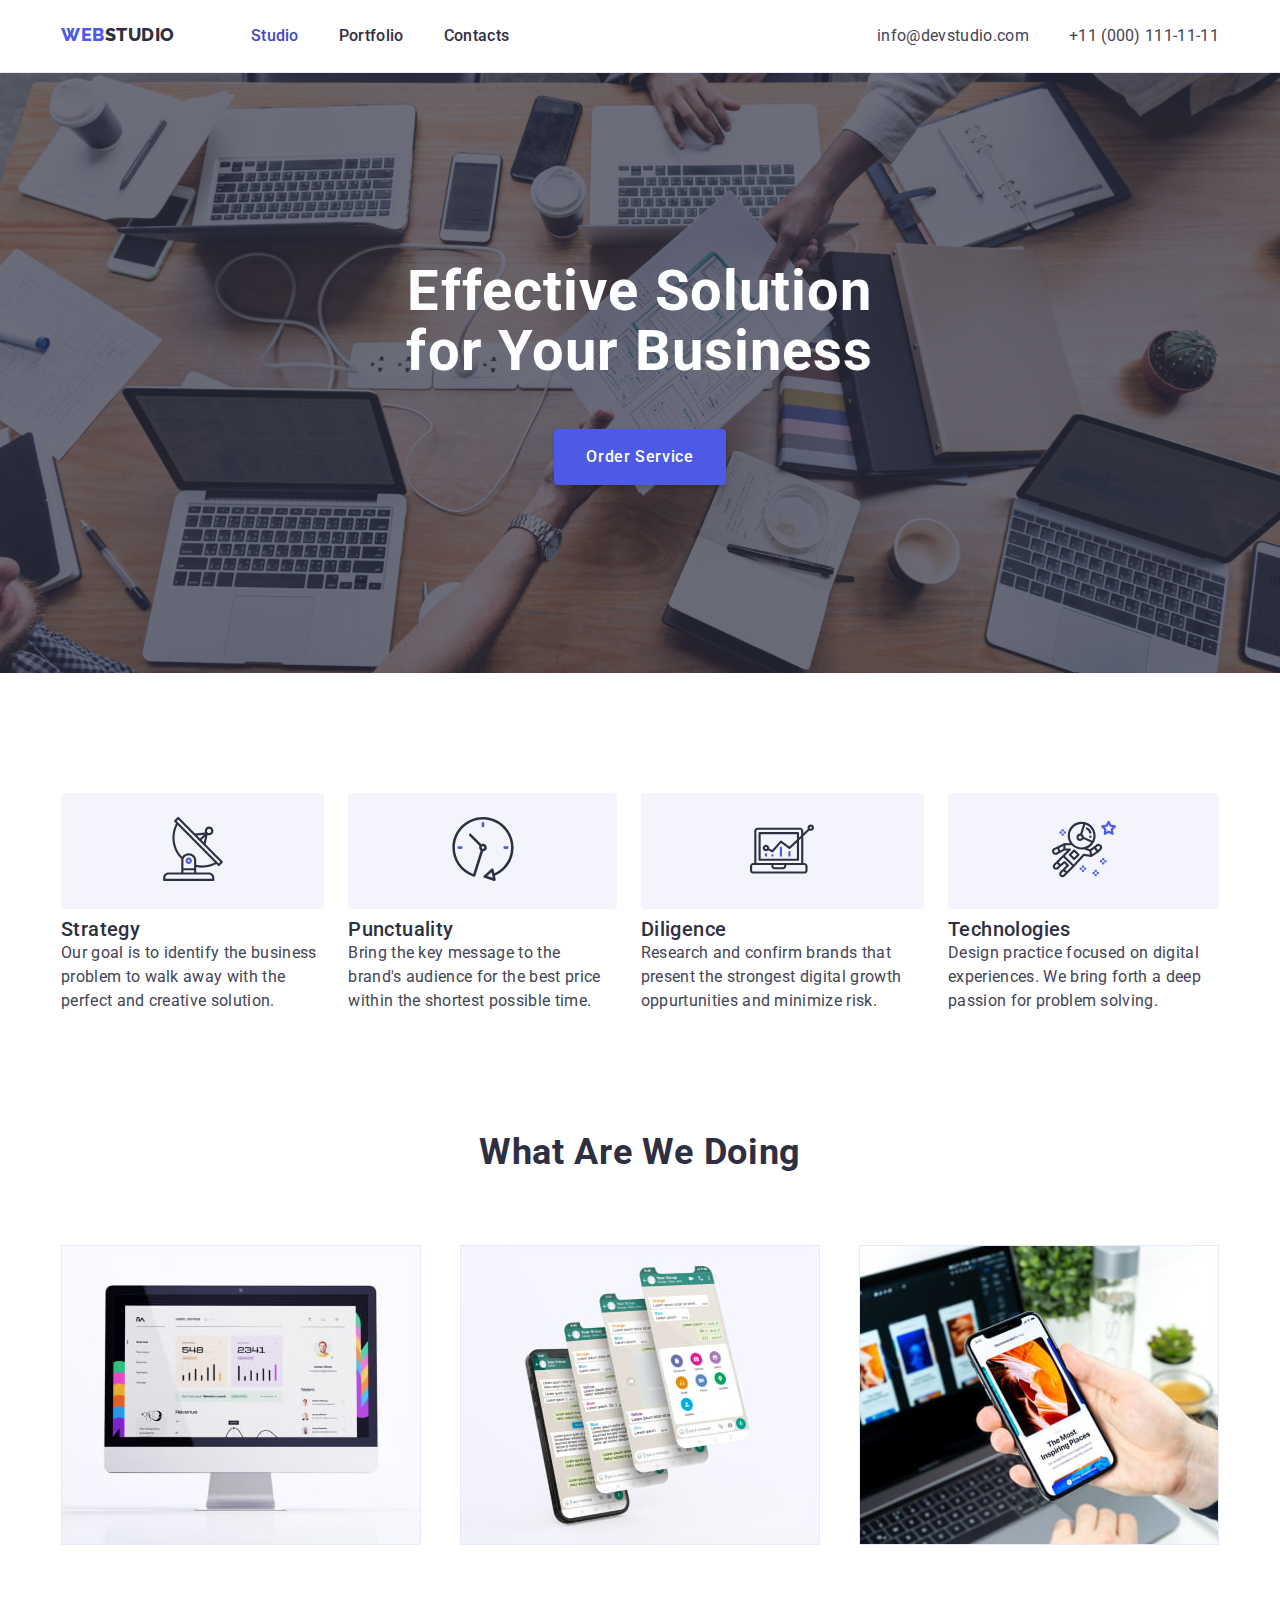
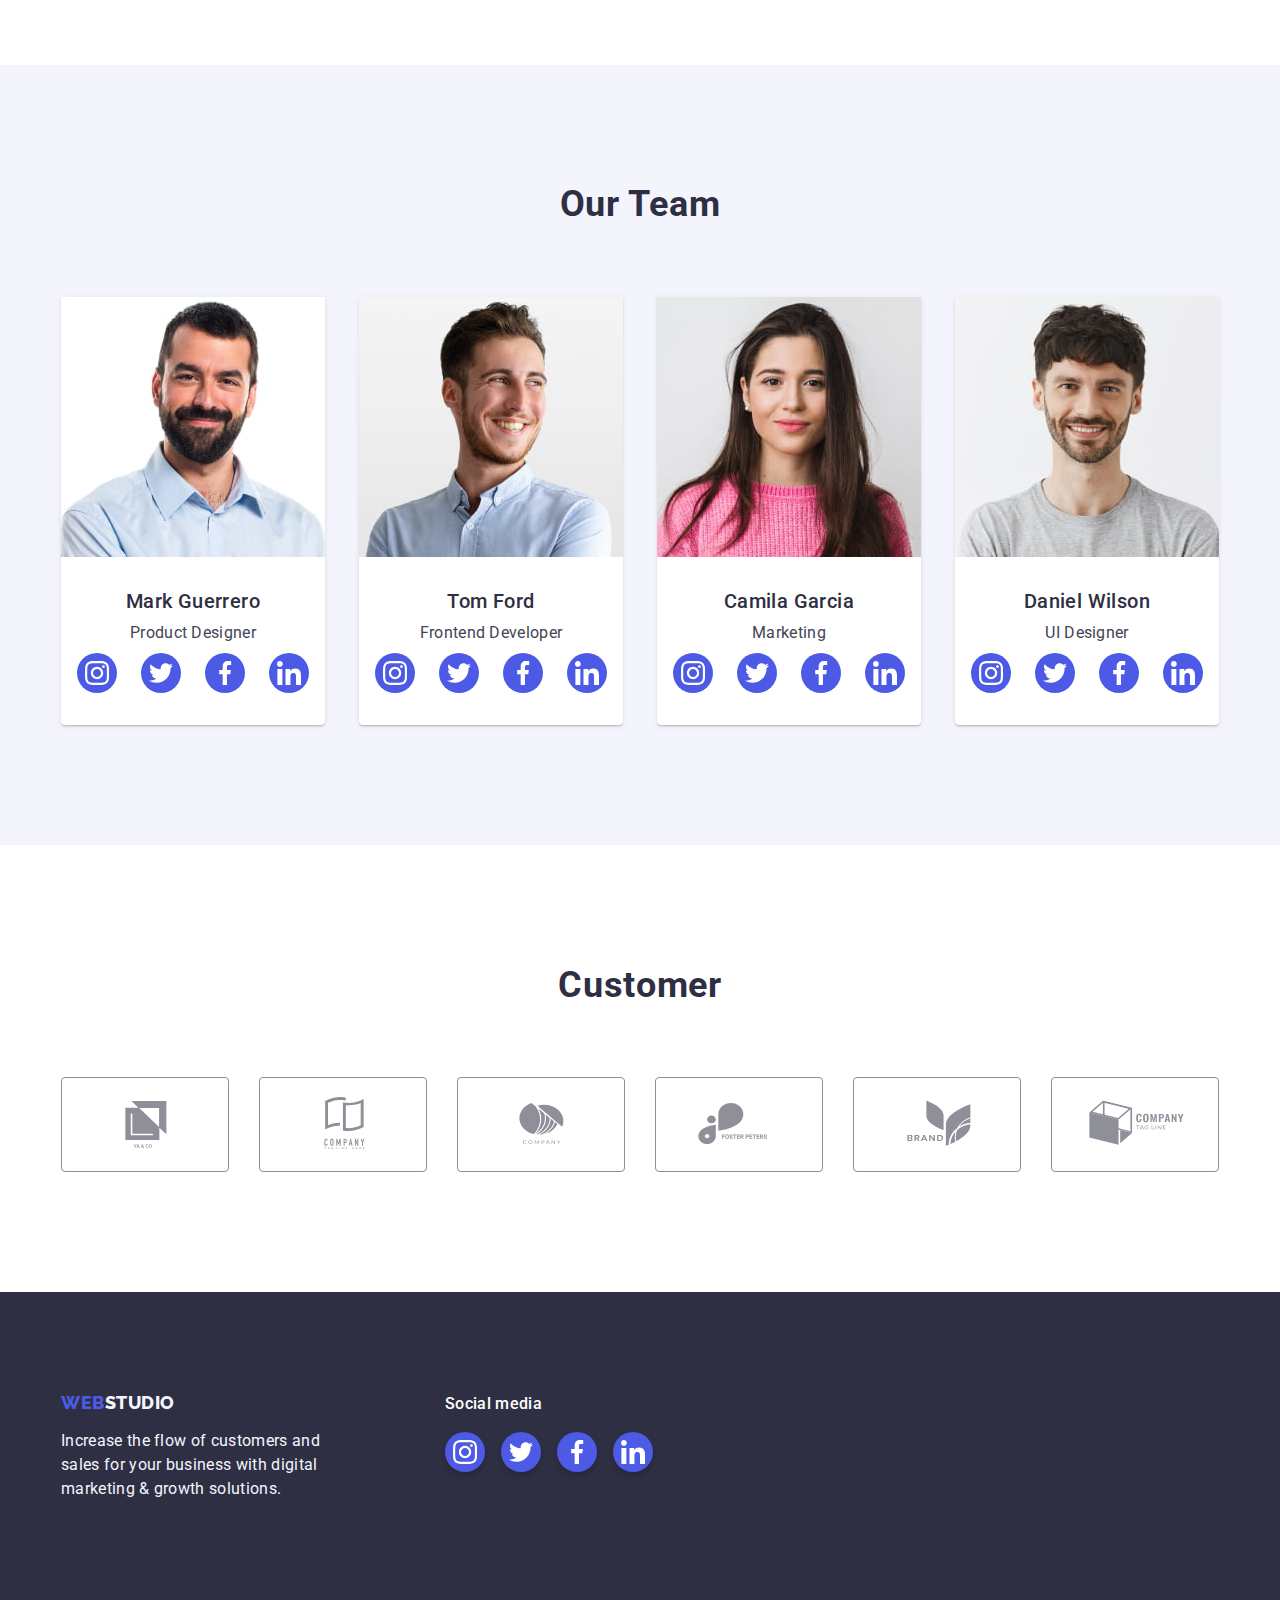
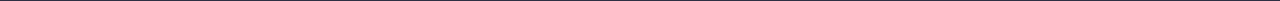
<file: index.html>
<!DOCTYPE html>
<html lang="en">

<head>
    <meta charset="UTF-8">
    <meta name="viewport" content="width=device-width, initial-scale=1.0">
    <title>webstudio</title>
    <link rel="stylesheet" href="https://cdnjs.cloudflare.com/ajax/libs/modern-normalize/1.0.0/modern-normalize.min.css">   
    <link rel="stylesheet" href="css/styles.css">
    <link href="https://fonts.googleapis.com/css2?family=Raleway:wght@800&family=Roboto:wght@400;500;700;900&display=swap"
    rel="stylesheet">
</head>

<body>
    <!--Header Section-->
    <header class="header">
        <div class="container main-header-container">

            <!-- Navigation to other pages -->
            <nav class="main-header-nav">
                <a href="/goit-markup-hw-04/" class="main-header-web"><span class="main-header-span-web">WEB</span><span
                                    class="main-header-span-studio">STUDIO</span></a>
                <ul class="main-header-nav-list">
                    <li class="main-header-nav-item"><a href="index.html" class="main-header-nav-link active">Studio</a></li>
                    <li class="main-header-nav-item"><a href="portfolio.html" class="main-header-nav-link">Portfolio</a></li>
                    <li class="main-header-nav-item"><a href="Contacts" class="main-header-nav-link">Contacts</a></li>
                </ul>
            </nav>
        
            <address class="main-header-address">
                <ul class="main-header-address-list">
                    <li class="main-header-address-item"><a href="mailto:info@devstudio.com" class="main-header-address-link">info@devstudio.com</a></li>
                    <li class="main-header-address-item"><a href="tel:+110001111111" class="main-header-address-link">+11 (000) 111-11-11</a></li>
                </ul>
            </address>
        </div>
    </header>

    <!--Main Section-->
    <main class="main">

        <!--Studio Main-->
        <section class="section studio-main">
            <div class="studio-main-main">   
                <div class="container studio-main-container" >               
                    <h1 class="studio-main-title">Effective Solution<br>for Your Business</h1>
                    <button type="button" class="studio-button">Order Service</button>
                </div>
            </div>    
        </section>
        
        <!--Feautures Section-->
        <section class="section features">

            <div class="container features-container">
                <h2 hidden>Feature</h2>
                <ul class="features-list">
                    <li class="features-item">
                        <div class="features-item-icon-box">
                            <a href="/goit-markup-hw-04/" class="features-icon-link">
                                <svg class="sgv features-icon" width="64px" height="64px">
                                    <use href="images/icons.svg#icon-antenna"></use>
                                </svg>
                            </a>
                        </div>
                        <h3 class="features-item-heading">Strategy</h3>
                        <p class="features-item-description">Our goal is to identify the business problem to walk away with the perfect and creative solution.</p>
                    </li>
                
                    <li class="features-item">
                        <div class="features-item-icon-box">
                            <a href="/goit-markup-hw-04/" class="features-icon-link">
                                <svg class="sgv features-icon" width="64px" height="64px" >
                                    <use href="images/icons.svg#icon-clock"></use>
                                </svg>
                            </a>
                        </div>                                       
                        <h3 class="features-item-heading">Punctuality</h3>
                        <p class="features-item-description">Bring the key message to the brand's audience for the best price within the shortest possible time.</p>
                    </li class="features-item">

                    <li class="features-item">
                        <div class="features-item-icon-box">
                            <a href="/goit-markup-hw-04/" class="features-icon-link">
                                <svg class="sgv features-icon" width="64px" height="64px">
                                    <use href="images/icons.svg#icon-diagram"></use>
                                </svg>
                            </a>
                        </div>
                        <h3 class="features-item-heading">Diligence</h3>
                        <p class="features-item-description">Research and confirm brands that present the strongest digital growth oppurtunities and minimize risk.</p>
                   </li>

                    <li class="features-item">
                        <div class="features-item-icon-box">
                            <a href="/goit-markup-hw-04/" class="features-icon-link">
                                <svg class="sgv features-icon" width="64px" height="64px">
                                    <use href="images/icons.svg#icon-astronaut"></use>
                                </svg>
                            </a>
                        </div>
                        <h3 class="features-item-heading">Technologies</h3>
                        <p class="features-item-description">Design practice focused on digital experiences. We bring forth a deep passion for problem solving.</p>
                    </li>
                    </ul>     
            </div>
        </section>

        <!--Services Section What are we doing--> 
        <section class="section services">
            <div class="container services-container">
                <h2 class="services-heading">What are we doing</h2>
                <ul class="services-list">
                    <li class="services-item">
                        <img class="services-item-img" src="images/img1.jpg" alt="Computer Screen showing graphical presentations" width="360" >
                    </li>

                    <li class="services-item">
                        <img class="services-item-img" src="images/img2.jpg" alt="Different mobile phones with several applications installed" width="360" >
                    </li>

                    <li class="services-item">
                        <img class="services-item-img" src="images/img3.jpg" alt="A computer and a person showing hands while holding a phone" width="360" >
                    </li>
                </ul>
            </div>
        </section>
        
        <!--Team Section-->
        <section class="section team">
            <div class="container team-container">
                <h2 class="team-heading">Our Team</h2>
                <ul class="team-list">
                    <li class="team-item">
                        <img class="team-item-img" src="images/img4.jpg" alt="A photo of Mark Guerrero" width="264" >
                        <div class="team-item-biography">
                            <h3 class="team-item-name">Mark Guerrero</h3>
                            <p class="team-item-role">Product Designer</p>
                            <ul class="team-icon-list">
                                <li class="team-icon-item">
                                    <a href="/goit-markup-hw-04/" class="team-icon-link">
                                        <svg class="svg team-icon" width="24px" height="24px">
                                            <use href="images/icons.svg#icon-instagram"></use>
                                        </svg>
                                    </a>
                                </li>
                                <li class="team-icon-item">
                                    <a href="/goit-markup-hw-04/" class="team-icon-link">
                                        <svg class="svg team-icon" width="24px" height="24px">
                                            <use href="images/icons.svg#icon-twitter"></use>
                                        </svg>
                                    </a>
                                </li>
                                <li class="team-icon-item">
                                    <a href="/goit-markup-hw-04/" class="team-icon-link">
                                        <svg class="svg team-icon" width="24px" height="24px">
                                            <use href="images/icons.svg#icon-facebook"></use>
                                        </svg>
                                    </a>
                                </li>
                                <li class="team-icon-item">
                                    <a href="/goit-markup-hw-04/" class="team-icon-link">
                                        <svg class="svg team-icon" width="24px" height="24px">
                                            <use href="images/icons.svg#icon-linkedin"></use>
                                        </svg>
                                    </a>
                                </li>
                            </ul>
                        </div>
                    </li>

                    <li class="team-item">
                        <img class="team-item-img" src="images/img5.jpg" alt="A photo of Tom Ford" width="264" >
                        <div class="team-item-biography">
                            <h3 class="team-item-name">Tom Ford</h3>
                            <p class="team-item-role">Frontend Developer</p>
                            <ul class="team-icon-list">
                                <li class="team-icon-item">
                                    <a href="/goit-markup-hw-04/" class="team-icon-link">
                                        <svg class="svg team-icon" width="24px" height="24px">
                                            <use href="images/icons.svg#icon-instagram"></use>
                                        </svg>
                                    </a>
                                </li>
                                <li class="team-icon-item">
                                    <a href="/goit-markup-hw-04/" class="team-icon-link">
                                        <svg class="svg team-icon" width="24px" height="24px">
                                            <use href="images/icons.svg#icon-twitter"></use>
                                        </svg>
                                    </a>
                                </li>
                                <li class="team-icon-item">
                                    <a href="/goit-markup-hw-04/" class="team-icon-link">
                                        <svg class="svg team-icon" width="24px" height="24px">
                                            <use href="images/icons.svg#icon-facebook"></use>
                                        </svg>
                                    </a>
                                </li>
                                <li class="team-icon-item">
                                    <a href="/goit-markup-hw-04/" class="team-icon-link">
                                        <svg class="svg team-icon" width="24px" height="24px">
                                            <use href="images/icons.svg#icon-linkedin"></use>
                                        </svg>
                                    </a>
                                </li>
                            </ul>
                        </div>
                    </li>

                    <li class="team-item">
                        <img class="team-item-img" src="images/img6.jpg" alt="A photo of Camila Garcia" width="264" >
                        <div class="team-item-biography">
                            <h3 class="team-item-name">Camila Garcia</h3>
                            <p class="team-item-role">Marketing</p>
                            <ul class="team-icon-list">
                                <li class="team-icon-item">
                                    <a href="/goit-markup-hw-04/" class="team-icon-link">
                                        <svg class="svg team-icon" width="24px" height="24px">
                                            <use href="images/icons.svg#icon-instagram"></use>
                                        </svg>
                                    </a>
                                </li>
                                <li class="team-icon-item">
                                    <a href="/goit-markup-hw-04/" class="team-icon-link">
                                        <svg class="svg team-icon" width="24px" height="24px">
                                            <use href="images/icons.svg#icon-twitter"></use>
                                        </svg>
                                    </a>
                                </li>
                                <li class="team-icon-item">
                                    <a href="/goit-markup-hw-04/" class="team-icon-link">
                                        <svg class="svg team-icon" width="24px" height="24px">
                                            <use href="images/icons.svg#icon-facebook"></use>
                                        </svg>
                                    </a>
                                </li>
                                <li class="team-icon-item">
                                    <a href="/goit-markup-hw-04/" class="team-icon-link">
                                        <svg class="svg team-icon" width="24px" height="24px">
                                            <use href="images/icons.svg#icon-linkedin"></use>
                                        </svg>
                                    </a>
                                </li>
                            </ul>
                        </div>
                    </li>

                    <li class="team-item">
                        <img class="team-item-img" src="images/img7.jpg" alt="A photo of Daniel Wilsom" width="264" >
                        <div class="team-item-biography">
                            <h3 class="team-item-name">Daniel Wilson</h3>
                            <p class="team-item-role">UI Designer</p>
                            <ul class="team-icon-list">
                                <li class="team-icon-item">
                                    <a href="/goit-markup-hw-04/" class="team-icon-link">
                                        <svg class="svg team-icon" width="24px" height="24px">
                                            <use href="images/icons.svg#icon-instagram"></use>
                                        </svg>
                                    </a>
                                </li>
                                <li class="team-icon-item">
                                    <a href="/goit-markup-hw-04/" class="team-icon-link">
                                        <svg class="svg team-icon" width="24px" height="24px">
                                            <use href="images/icons.svg#icon-twitter"></use>
                                        </svg>
                                    </a>
                                </li>
                                <li class="team-icon-item">
                                    <a href="/goit-markup-hw-04/" class="team-icon-link">
                                        <svg class="svg team-icon" width="24px" height="24px">
                                            <use href="images/icons.svg#icon-facebook"></use>
                                        </svg>
                                    </a>
                                </li>
                                <li class="team-icon-item">
                                    <a href="/goit-markup-hw-04/" class="team-icon-link">
                                        <svg class="svg team-icon" width="24px" height="24px">
                                            <use href="images/icons.svg#icon-linkedin"></use>
                                        </svg>
                                    </a>
                                </li>
                            </ul>
                        </div>
                    </li>
                </ul>
            </div>
        </section>

        <!--Customer Section-->
        <section class="customer section">
            <div class="container customer-heading-container">
                <h2 class="customer-heading">Customer</h2>
                <ul class="customer-list">
                    <li class="customer-item">
                        <a href="/goit-markup-hw-04/" class="customer-icon-link">
                            <svg class="svg customer-icon" width="104px" height="56px">
                                <use href="images/icons.svg#icon-yacologo"></use>
                            </svg>
                        </a>
                    </li>
                    <li class="customer-item">
                        <a href="/goit-markup-hw-04/" class="customer-icon-link">
                            <svg class="svg customer-icon" width="104px" height="56px">
                                <use href="images/icons.svg#icon-comtaglogo"></use>
                            </svg>
                        </a>
                    </li>
                    <li class="customer-item">
                        <a href="/goit-markup-hw-04/" class="customer-icon-link">
                            <svg class="svg customer-icon" width="104px" height="56px">
                                <use href="images/icons.svg#icon-companylogo"></use>
                            </svg>
                        </a>
                    </li>
                    <li class="customer-item">
                        <a href="/goit-markup-hw-04/" class="customer-icon-link">
                            <svg class="svg customer-icon" width="104px" height="56px">
                                <use href="images/icons.svg#icon-fosterlogo"></use>
                            </svg>
                        </a>
                    </li>
                    <li class="customer-item">
                        <a href="/goit-markup-hw-04/" class="customer-icon-link">
                            <svg class="svg customer-icon" width="104px" height="56px">
                                <use href="images/icons.svg#icon-brandlogo"></use>
                            </svg>
                        </a>
                    </li>
                    <li class="customer-item">
                        <a href="/goit-markup-hw-04/" class="customer-icon-link">
                            <svg class="svg customer-icon" width="104px" height="56px">
                                <use href="images/icons.svg#icon-taglinelogo"></use>
                            </svg>
                        </a>
                    </li>
                </ul>
            </div>
            

        </section>
    </main>

    <!--Footer Section-->
    <footer class="main-footer">
        <div class="container main-footer-container">
            <div class="main-footer-webstudio">
                <a href="/goit-markup-hw-04/" class="main-footer-web"><span class="main-footer-span-web">WEB</span><span
                    class="main-footer-span-studio">STUDIO</span></a>
                <p class="main-footer-paragraph">Increase the flow of customers and sales for your business with digital marketing &
                growth solutions.</p>
            </div>
            <div class="main-footer-socialmedia">
                <h4 class="socialmedia">Social media</h4>
                    <ul class="socialmedia-icon-list">
                        <li class="socialmedia-icon-item">
                            <a href="/goit-markup-hw-04/" class="socialmedia-icon-link">
                                <svg class="svg socialmedia-icon" width="24px" height="24px">
                                    <use href="images/icons.svg#icon-instagram"></use>
                                </svg>
                            </a>
                         </li>
                        <li class="socialmedia-icon-item">
                            <a href="/goit-markup-hw-04/" class="socialmedia-icon-link">
                                <svg class="svg socialmedia-icon" width="24px" height="24px">
                                    <use href="images/icons.svg#icon-twitter"></use>
                                </svg>
                            </a>
                        </li>
                        <li class="socialmedia-icon-item">
                            <a href="/goit-markup-hw-04/" class="socialmedia-icon-link">
                                <svg class="svg socialmedia-icon" width="24px" height="24px">
                                    <use href="images/icons.svg#icon-facebook"></use>
                                </svg>
                            </a>
                        </li>
                        <li class="socialmedia-icon-item">
                            <a href="/goit-markup-hw-04/" class="socialmedia-icon-link">
                                <svg class="svg socialmedia-icon" width="24px" height="24px">
                                    <use href="images/icons.svg#icon-linkedin"></use>
                                </svg>
                            </a>
                         </li>
                    </ul>                 
            </div>

        </div>
        
    </footer>
</body>
</html>
</file>
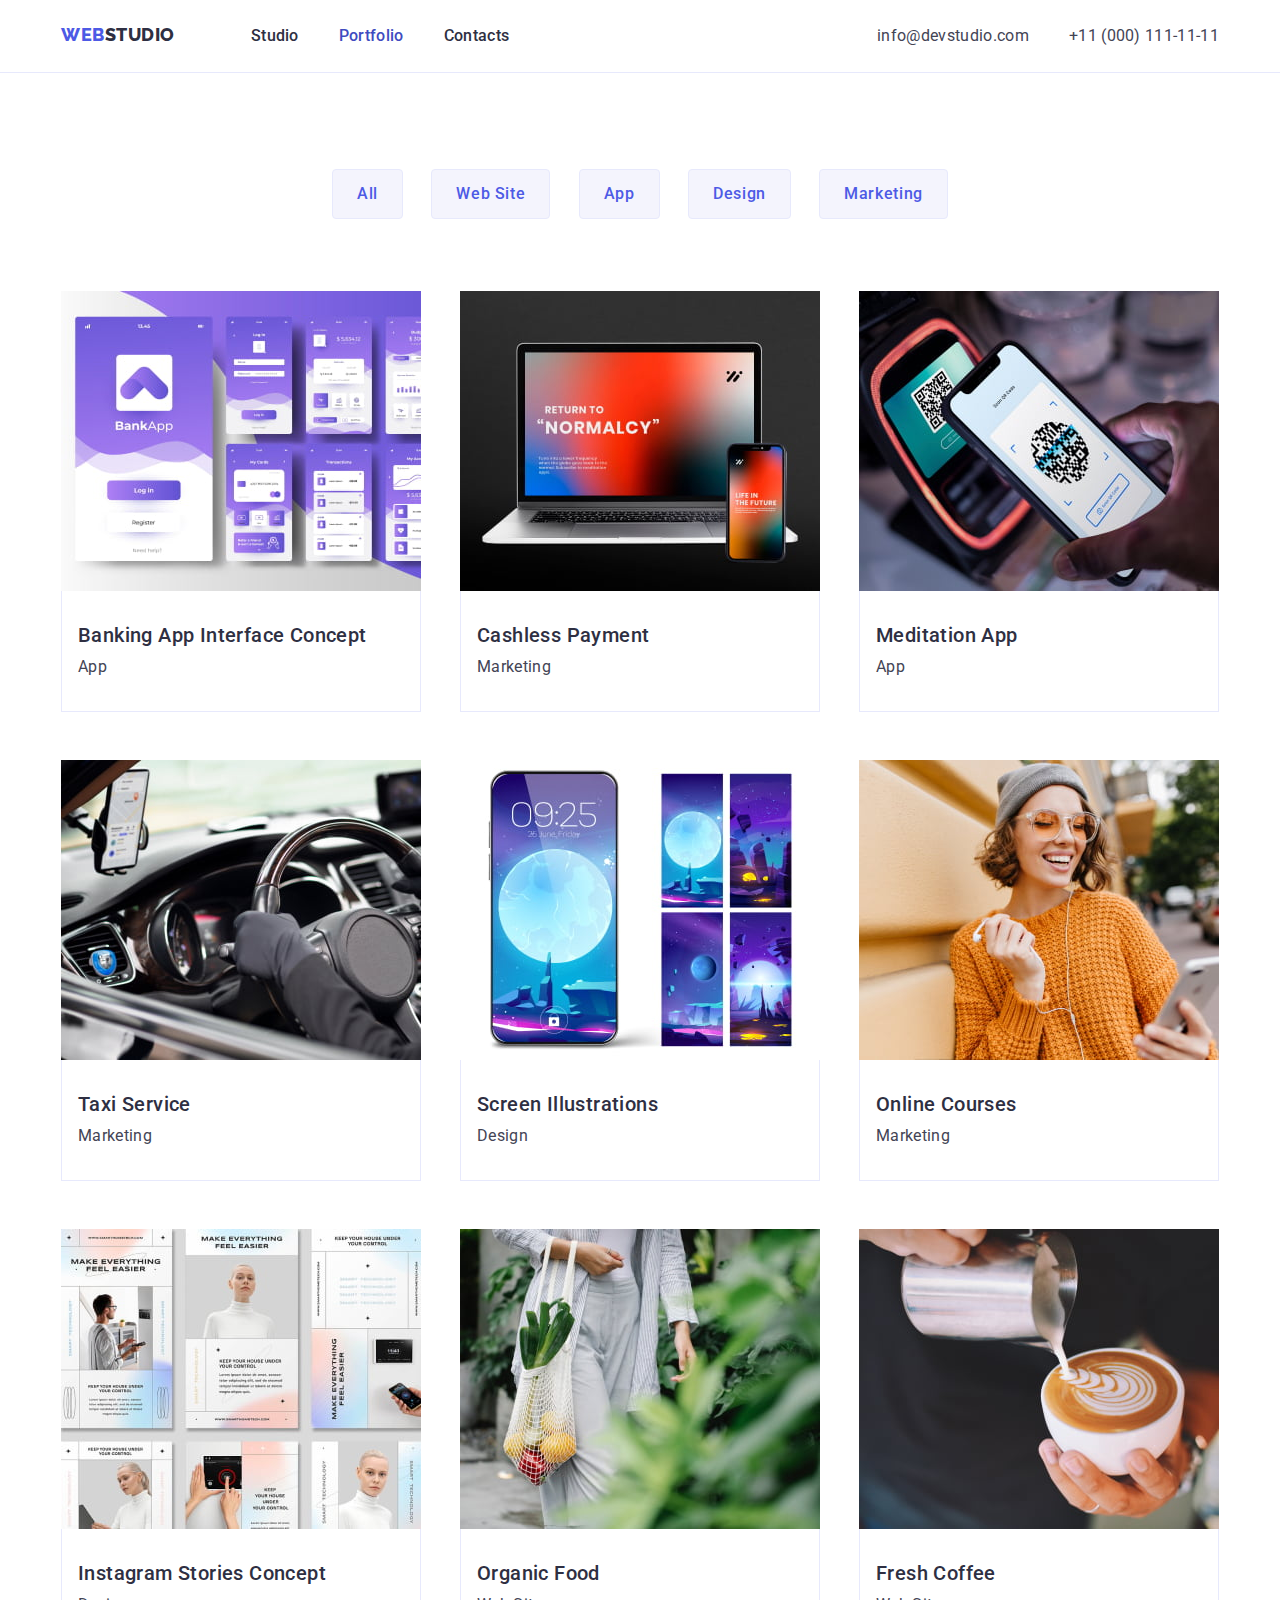
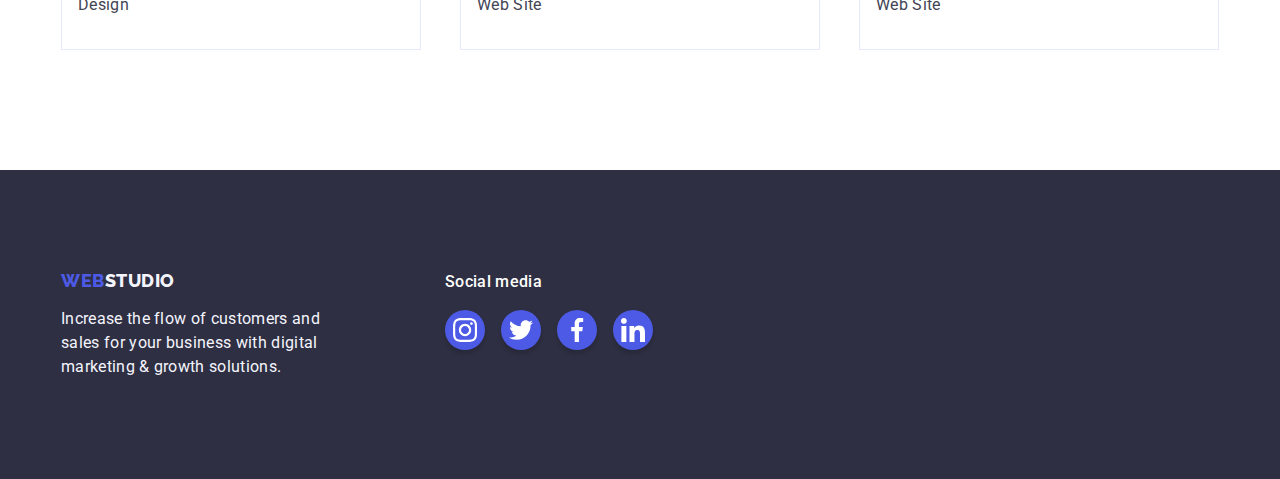
<file: portfolio.html>
<!DOCTYPE html>
<html lang="en">

<head>
    <meta charset="UTF-8">
    <meta name="viewport" content="width=device-width, initial-scale=1.0">
    <title>portfolio</title>
    <link rel="stylesheet" href="https://cdnjs.cloudflare.com/ajax/libs/modern-normalize/1.0.0/modern-normalize.min.css">
    <link rel="stylesheet" href="css/styles.css">
    <link href="https://fonts.googleapis.com/css2?family=Raleway:wght@800&family=Roboto:wght@400;500;700;900&display=swap"
        rel="stylesheet"> 
</head>

<body>
    <!--Header Section-->
    <header class="header">
        <div class="container main-header-container">

            <!-- Navigation to other pages -->
            <nav class="main-header-nav">
                <a href="/goit-markup-hw-04/" class="main-header-web"><span class="main-header-span-web">WEB</span><span
                                    class="main-header-span-studio">STUDIO</span></a>
                <ul class="main-header-nav-list">
                    <li class="main-header-nav-item"><a href="index.html" class="main-header-nav-link">Studio</a>
                    </li>
                    <li class="main-header-nav-item"><a href="portfolio.html" class="main-header-nav-link active">Portfolio</a>
                    </li>
                    <li class="main-header-nav-item"><a href="Contacts" class="main-header-nav-link">Contacts</a></li>
                </ul>
            </nav>
    
            <address class="main-header-address">
                <ul class="main-header-address-list">
                    <li class="main-header-address-item"><a href="mailto:info@devstudio.com"
                            class="main-header-address-link">info@devstudio.com</a></li>
                    <li class="main-header-address-item"><a href="tel:+110001111111" class="main-header-address-link">+11
                            (000) 111-11-11</a></li>
                </ul>
            </address>
        </div>
    </header>
    
    <!--Main Section-->
    <main>
        <section class="section options">
            <div class="container options-container">
                <h2 hidden>options</h2>
                <ul class="options-list">
                    <li class="options-item"><button class="options-item-button" type="button">All</button>
                    </li>
                    <li class="options-item"><button class="options-item-button" type="button">Web Site</button>
                    </li>
                    <li class="options-item"><button class="options-item-button" type="button">App</button>
                    </li>
                    <li class="options-item"><button class="options-item-button" type="button">Design</button>
                    </li>
                    <li class="options-item"><button class="options-item-button" type="button">Marketing</button>
                    </li>
                </ul>
            </div>
        </section>

        <section class="section projects">

            <div class="container projects-container">
            <H2 hidden>Projects</H2>
                <ul class="projects-list">
                    <li class="projects-item">
                        <img class="projects-item-img" src="images/portf-img1.jpg" alt="mobile banking app interface screen" width="360">
                        <div class="projects-item-title-container">
                            <h3 class="projects-item-title">Banking App Interface Concept</h3>
                            <p class="projects-item-description">App</p>
                        </div>
                        </a>
                    </li>

                    <li class="projects-item">
                        <img class="projects-item-img" src="images/portf-img2.jpg" alt="a phone capturing a barcode" width="360">
                        <div class="projects-item-title-container">
                            <h3 class="projects-item-title">Cashless Payment</h3>
                            <p class="projects-item-description">Marketing</p>
                        </div>
                    </li>

                    <li class="projects-item">
                        <img class="projects-item-img" src="images/portf-img3.jpg" alt="a photo showing laptop and a phone" width="360">
                        <div class="projects-item-title-container"> 
                            <h3 class="projects-item-title">Meditation App</h3>
                            <p class="projects-item-description">App</p>
                        </div>
                    </li>

                    <li class="projects-item">
                        <img class="projects-item-img" src="images/portf-img4.jpg" alt="a photo stirring a car" width="360">
                        <div class="projects-item-title-container">
                            <h3 class="projects-item-title">Taxi Service</h3>
                            <p class="projects-item-description">Marketing</p>
                        </div>
                    </li>

                    <li class="projects-item">
                        <img class="projects-item-img" src="images/portf-img5.jpg" alt="a photo of variety of phone screen" width="360">
                        <div class="projects-item-title-container">
                            <h3 class="projects-item-title">Screen Illustrations</h3>
                            <p class="projects-item-description">Design</p>
                        </div>
                    </li>

                    <li class="projects-item">
                        <img class="projects-item-img" src="images/portf-img6.jpg" alt="a woman listening to music using her phone " width="360">
                        <div class="projects-item-title-container">
                            <h3 class="projects-item-title">Online Courses</h3>
                            <p class="projects-item-description">Marketing</p>
                        </div>
                    </li>

                    <li class="projects-item">
                        <img class="projects-item-img" src="images/portf-img7.jpg" alt="instagram pages" width="360">
                        <div class="projects-item-title-container">
                            <h3 class="projects-item-title">Instagram Stories Concept</h3>
                            <p class="projects-item-description">Design</p>
                        </div>
                    </li>

                    <li class="projects-item">
                        <img class="projects-item-img" src="images/portf-img8.jpg" alt="female carrying a bag of vegetables and fruits" width="360">
                        <div class="projects-item-title-container">
                            <h3 class="projects-item-title">Organic Food</h3>
                            <p class="projects-item-description">Web Site</p>
                        </div>
                    </li>

                    <li class="projects-item">
                        <img class="projects-item-img" src="images/portf-img9.jpg" alt="Pouring milk into the blended coffee" width="360">
                        <div class="projects-item-title-container">
                            <h3 class="projects-item-title">Fresh Coffee</h3>
                            <p class="projects-item-description">Web Site</p>
                        </div>
                    </li>
                </ul>
            </div>
        </section>

        <!--Footer Section-->
    <footer class="main-footer">
        <div class="container main-footer-container">
            <div class="main-footer-webstudio">
                <a href="/goit-markup-hw-04/" class="main-footer-web"><span class="main-footer-span-web">WEB</span><span
                        class="main-footer-span-studio">STUDIO</span></a>
                <p class="main-footer-paragraph">Increase the flow of customers and sales for your business with digital
                    marketing &
                    growth solutions.</p>
            </div>
            <div class="main-footer-socialmedia">
                <h4 class="socialmedia">Social media</h4>
                <ul class="socialmedia-icon-list">
                    <li class="socialmedia-icon-item">
                        <a href="/goit-markup-hw-04/" class="socialmedia-icon-link">
                            <svg class="svg socialmedia-icon" width="24px" height="24px">
                                <use href="images/icons.svg#icon-instagram"></use>
                            </svg>
                        </a>
                    </li>
                    <li class="socialmedia-icon-item">
                        <a href="/goit-markup-hw-04/" class="socialmedia-icon-link">
                            <svg class="svg socialmedia-icon" width="24px" height="24px">
                                <use href="images/icons.svg#icon-twitter"></use>
                            </svg>
                        </a>
                    </li>
                    <li class="socialmedia-icon-item">
                        <a href="/goit-markup-hw-04/" class="socialmedia-icon-link">
                            <svg class="svg socialmedia-icon" width="24px" height="24px">
                                <use href="images/icons.svg#icon-facebook"></use>
                            </svg>
                        </a>
                    </li>
                    <li class="socialmedia-icon-item">
                        <a href="/goit-markup-hw-04/" class="socialmedia-icon-link">
                            <svg class="svg socialmedia-icon" width="24px" height="24px">
                                <use href="images/icons.svg#icon-linkedin"></use>
                            </svg>
                        </a>
                    </li>
                </ul>
            </div>
        
        </div>
    </footer>
</body>
</html>
</file>
<file: css/styles.css>
:root {
    --iriscolor: #4d5ae5;
    --navyblue: #2e2f42;
    --navcolor: black;
    --oceancolor: #404bbf;
    --whitecolor: #ffffff;
    --slatecolor: #434455;
    --cornflowercolor: #e7e9fc;
    --cloudcolor: #f4f4fd;
    --greencolor: #31d0aa;
    --lightslatecolor: #8e8f99;
    --navybluemodalcolor: #2e2f42;
    --greycolor: #2e2f42;
    --dairycolor: #fcfcfc;
    --orangecolor: orange; 
    --lightslatecolor: #8E8F99;
}

* {
    margin: 0;
    padding: 0;
    box-sizing: border-box;
}

body {
    font-family: 'Roboto', sans-serif;
}

img {
    display: block;
    max-width: 100%;
    height: auto;
}

h1, h2, h3, h4, h5, h6, p, ul {
    margin: 0px;
    padding: 0px;
    list-style: none;
}

.container {
    width: 1158px;
    margin: 0 auto;
}

.section {
    padding: 120px 0px;
}

/*Header Section*/
.header {
    border-bottom: 1px solid var(--cornflowercolor);
    background-color: var(--whitecolor);
    padding-top: 24px;
    padding-bottom: 24px;
}

.main-header-container {
    display: flex;
    justify-content: space-between;
}

.main-header-web {
    text-decoration: none;
    font-size: 18px;
    line-height: 1.167em;
    letter-spacing: 0.54px;
}

.main-header-span-web {
    color: var(--iriscolor);
    font-family: Raleway;
    font-size: 18px;
    font-weight: 800;
    line-height: 1.167em;
    letter-spacing: 0.54px;
    text-transform: uppercase;  
}

.main-header-span-studio {
    color: var(--navyblue);
    font-family: Raleway;
    font-size: 18px;
    font-weight: 800;
    line-height: 1.167em;
    letter-spacing: 0.54px;
    text-transform: uppercase;
}

.main-header-nav {
    display: inline-flex;
    gap: 76px;
}

.main-header-nav-list {
    display: flex;
    gap: 40px;
}

.main-header-nav-link {
    color: var(--navyblue);
    text-decoration: none;
    font-size: 16px;
    font-weight: 500;
    line-height: 1.5em;
    letter-spacing: 0.32px;
}

.main-header-nav-item {
    position: relative;
}

.main-header-nav-link::after {
    content:"";
    width: 0%;
    height: 4px;
    border-radius: 2px;
    background-color: var(--oceancolor);
    position: absolute;
    left: 0;
    bottom: -25px;
}

.main-header-nav-item:hover .main-header-nav-link::after {
    width: 100%;
}

.main-header-address-list {
    display: flex;
    gap: 40px;
}

.main-header-address-link {
    text-decoration: none;
    font-style: normal;
    color: var(--slatecolor);
    font-family: Roboto;
    font-size: 16px;
    line-height: 1.5em;
    letter-spacing: 0.32px;
}

.main-header-web:hover .main-header-span-web {
    color: var(--oceancolor);
}

.main-header-web:hover .main-header-span-studio {
    color: var(--oceancolor);
}

.main-header-web:focus .main-header-span-web {
    color: var(--oceancolor);
}

.main-header-web:focus .main-header-span-studio {
    color: var(--oceancolor);
}

.main-header-nav-link.active { 
    color: var(--oceancolor);
}

.main-header-nav-item:hover .main-header-nav-link, .main-header-nav-link:focus  {
    color: var(--oceancolor);
}

.main-header-address a:hover, .main-header-address a:focus {
    color: var(--oceancolor);
}

/*Header Section-End*/

/*Footer*/
.main-footer {
    background-color: var(--navyblue);
    padding: 100px 0px;
}

.main-footer-web {
    text-decoration: none;
    font-size: 18px;
    line-height: 1.167em;
    letter-spacing: 0.54px;
}

.main-footer-span-web {
    color: var(--iriscolor);
    font-family: Raleway;
    font-size: 18px;
    font-weight: 800;
    line-height: 1.167em;
    letter-spacing: 0.54px;
    text-transform: uppercase;
}

.main-footer-span-studio {
    color: var(--cloudcolor);
    font-family: raleway;
    font-size: 18px;                    
    font-weight: 800;
    line-height: 1.167em;
    letter-spacing: 0.54px;
    text-transform: uppercase;
}

.main-footer-paragraph {
    color: var(--cloudcolor);
    font-size: 16px;
    line-height: 1.5em;
    letter-spacing: 0.32px;
    margin-top: 16px;
    width: 264px;
}

.main-footer-web:hover .main-footer-span-web {
    color: var(--oceancolor);
}

.main-footer-web:hover .main-footer-span-studio {
    color: var(--oceancolor);
}

.main-footer-web:focus .main-footer-span-web {
    color: var(--oceancolor);
}   

.main-footer-web:focus .main-footer-span-studio {
    color: var(--oceancolor);
}
/*Footer-end*/


/*Porfolio-Body*/

.section.options {
    padding-top: 96px;
    padding-bottom: 72px;
}

.options-container{
    padding-left: 271px;
    padding-right: 271px;
}

.options-item-button {
    font-family: roboto;
    color: var(--iriscolor);
    font-size: 16px;
    font-weight: 500;
    line-height: 1.5em;
    letter-spacing: 0.64px;
    border-radius: 4px;
    border: 1px solid var(--cornflowercolor);
    background: var(--cloudcolor);
    padding: 12px 24px;
    font-family: inherit;
    outline: none;
}

.options-list {
    display: flex;
    justify-content: space-between;
}   

.options-item-button:hover, .options-item-button:focus {
    color: var(--whitecolor);
    cursor: pointer;
    border-radius: 4px;
    background: var(--oceancolor);
    box-shadow: 0px 2px 2px 0px rgba(0, 0, 0, 0.12), 0px 2px 1px 0px rgba(0, 0, 0, 0.08), 0px 3px 1px 0px rgba(0, 0, 0, 0.10);
    padding: 12px 24px;
    border-color: var(--oceancolor);
}

.section.projects{
    padding-top: 0px;
}

.projects-list{
    display: flex;
    flex-wrap: wrap;
    justify-content: space-between;
    flex-grow: 0px;
    flex-shrink: 0px;
    row-gap: 48px;
}

.projects-item {
    background: var(--whitecolor);

}

.projects-item-title-container {
    padding: 32px 16px;
    border: 1px solid var(--cornflowercolor);
    border-top: unset;
    background: var(--whitecolor); 
}

.projects-item-title-container:hover {
    box-shadow: 0px 2px 2px 1px rgba(0, 0, 0, 0.12);
}

.projects-item-title {
    font-size: 20px;
    color: var(--navyblue);
    font-weight: 500;
    line-height: 1.2em;
    letter-spacing: 0.4px;
    margin-bottom: 8px;
}

.projects-item-description {
    color: var(--slatecolor);
    font-size: 16px;
    line-height: 1.5em;
    letter-spacing: 0.32px;
}
/*Porfolio-Body-End*/

/*Studio-Body*/

.studio-main-main {
   background-image: linear-gradient(to right, rgba(46, 47, 66, .7), rgba(46, 47, 66, .7));
   text-align: center;
   padding: 188px 0px;
   object-fit: cover;
}

.section.studio-main {
    background-color: var(--navyblue);
    text-align: center;
    background-image: url(../images/img8.jpg);
    background-repeat: no-repeat;
    background-position: center;
    padding: 0;
}

.studio-main-title {
    color: var(--whitecolor);
    font-size: 56px;
    line-height: 60px;
    letter-spacing: 1.12px;
    margin-bottom: 48px;
}


.studio-button {
    color: var(--whitecolor);
    font-family: Roboto;
    font-size: 16px;
    font-weight: 500;
    line-height: 1.5em;
    letter-spacing: 0.64px;
    border-radius: 4px;
    background: var(--iriscolor);
    box-shadow: 0px 4px 4px 0px rgba(0, 0, 0, 0.15);
    font-family: inherit;
    outline: none;
    border: unset;
    padding: 16px 32px;
}

.studio-button:hover, .studio-button:focus {
    background-color: var(--oceancolor);
}

.features-list {
    display: flex;
    gap: 24px;
}

.features-item-heading {
    font-size: 20px;
    color: var(--navyblue);
    font-weight: 500;
    line-height: 1.2em;
    letter-spacing: 0.4px;
}

.features-item-description {
    color: var(--slatecolor);
    font-size: 16px;
    line-height: 1.5em;
    letter-spacing: 0.32px;
}

.section.services {
    padding-top: 0px;
}

.services-heading {
    color: var(--navyblue);
    text-align: center;
    font-size: 36px;
    line-height: 1.11em;
    letter-spacing: 0.72px;
    text-transform: capitalize;
    margin-bottom: 72px;
}

.services-list {
    display: flex;
    justify-content: space-between;
}

.section.team {
    background-color: var(--cloudcolor);
}

.team-heading {
    color: var(--navyblue);
    text-align: center;
    font-size: 36px;
    line-height: 1.11em;
    letter-spacing: 0.72px;
    text-transform: capitalize;
    margin-bottom: 72px;
}

.team-list {
    display: flex;
    justify-content: space-between;
}

.team-item {
    border-radius: 0px 0px 4px 4px;
    background: var(--whitecolor);
    box-shadow: 0px 2px 1px 0px rgba(46, 47, 66, 0.08), 0px 1px 1px 0px rgba(46, 47, 66, 0.16), 0px 1px 6px 0px rgba(46, 47, 66, 0.08);
}

.team-item-biography {
    padding: 32px 0px;
}

.team-item-name {
    color: var(--navyblue);
    font-size: 20px;
    font-weight: 500;
    line-height: 1.2em;
    letter-spacing: 0.4px;
    text-align: center;
    margin-bottom: 8px;
}

.team-item-role {
    color: var(--slatecolor);
    font-size: 16px;
    line-height: 1.5em;
    letter-spacing: 0.32px;
    text-align: center;
} 

/*Studio-Body-End*/

/*Icons Style*/

.svg {
    fill: currentColor;
}

.features-item-icon-box {
    background-color: var(--cloudcolor);
    border-radius: 4px;
    margin-bottom: 8px;
    padding: 24px 0px;
    display: flex;
    justify-content: center;
}

.team-icon-list {
    display: flex;
    gap: 24px;
    margin-top: 8px;
    justify-content: center;
}

.team-icon{
    fill: var(--whitecolor);
}


.team-icon-link {
    border-radius: 50%;
    background: var(--iriscolor);
    display: flex;
    justify-content: center;
    width: 40px; 
    height: 40px;
    padding: 8px;
}   

.team-icon-link:hover, .team-icon-link:focus {
    background: var(--oceancolor);
    box-shadow: 0px 2px 2px 0px rgba(0, 0, 0, 0.12), 0px 2px 1px 0px rgba(0, 0, 0, 0.08), 0px 3px 1px 0px rgba(0, 0, 0, 0.10);
    border-color: var(--oceancolor);
    outline-style: none;
 }

.customer-heading {
        color: var(--NAVY-BLUE, #2E2F42);
        text-align: center;
        font-size: 36px;
        line-height: 40px;
        letter-spacing: 0.72px;
        text-transform: capitalize;
        margin-bottom: 72px;
}

.customer-list {
    display: flex;
    justify-content: space-between;
    column-gap: 24px;
}

.customer-item{
    width: 168px;
    border-radius: 4px;
    border: 1px solid var(--lightslatecolor);
    display: inline-block;
    text-align: center;
    padding-top: 16px;
    padding-bottom: 16px;
} 

.customer-icon-link {
    color: var(--lightslatecolor);
}

.customer-item:hover {
    border-color: var(--oceancolor);
}

.customer-item:hover .customer-icon-link {
    color: var(--oceancolor);
}

.customer-icon-link:focus {
    color: var(--oceancolor);
    outline: none;
}

.socialmedia-icon-list {
    display: flex;  
    column-gap: 16px ;
}

.socialmedia {
    color: var(--whitecolor);
    font-size: 16px;
    font-weight: 500;
    line-height: 24px;
    letter-spacing: 0.32px;
    margin-bottom: 16px;
}

.socialmedia-icon{
    fill: var(--whitecolor);
}

.main-footer-container {
    display: flex;
    column-gap: 120px;
}

.socialmedia-icon-link {
    border-radius: 50%;
    background: var(--iriscolor);
    box-shadow: 0px 4px 4px 0px rgba(0, 0, 0, 0.15);
    display: flex;
    justify-content: center;
    width: 40px;
    height: 40px;
    padding: 8px;
}

.socialmedia-icon-link:hover, .socialmedia-icon-link:focus  {
    background: var(--greencolor);
    box-shadow: 0px 2px 2px 0px rgba(0, 0, 0, 0.12), 0px 2px 1px 0px rgba(0, 0, 0, 0.08), 0px 3px 1px 0px rgba(0, 0, 0, 0.10);
    border-color: var(--greencolor);
    outline: none;
}
</file>
